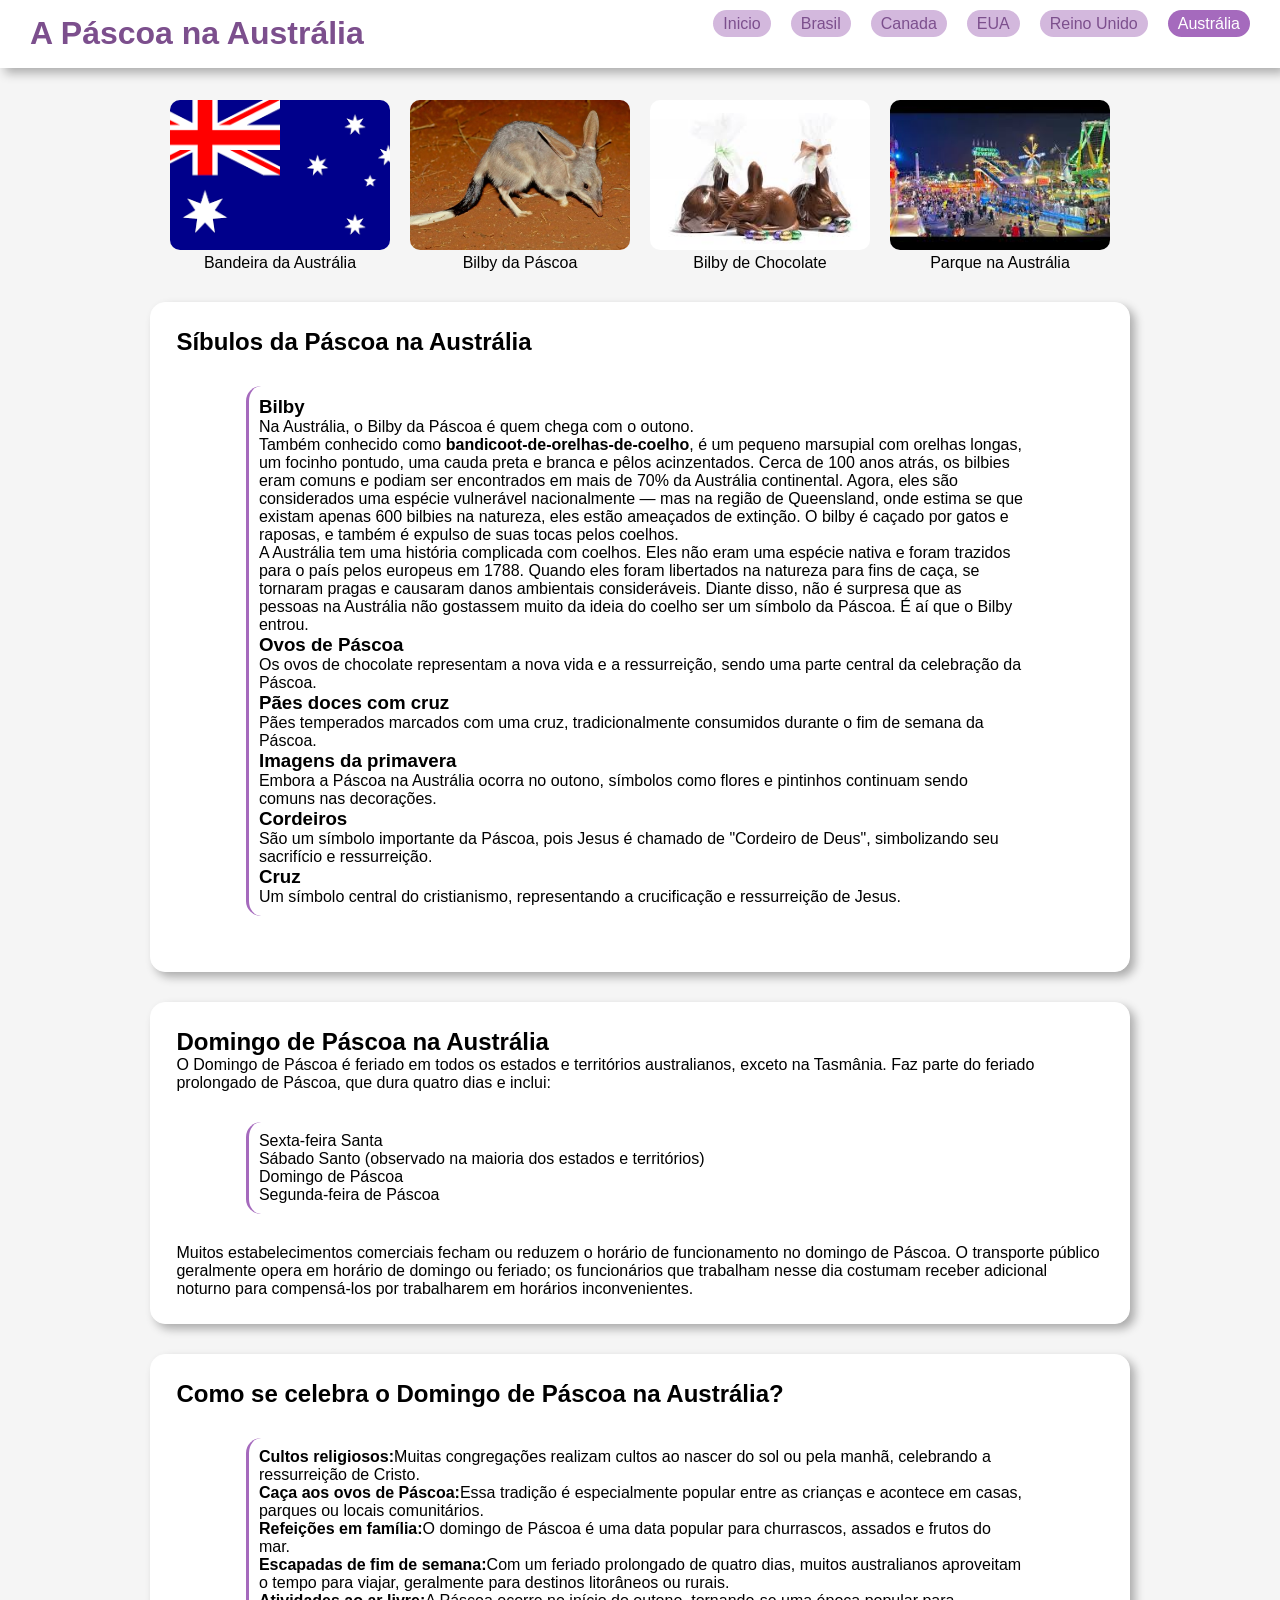
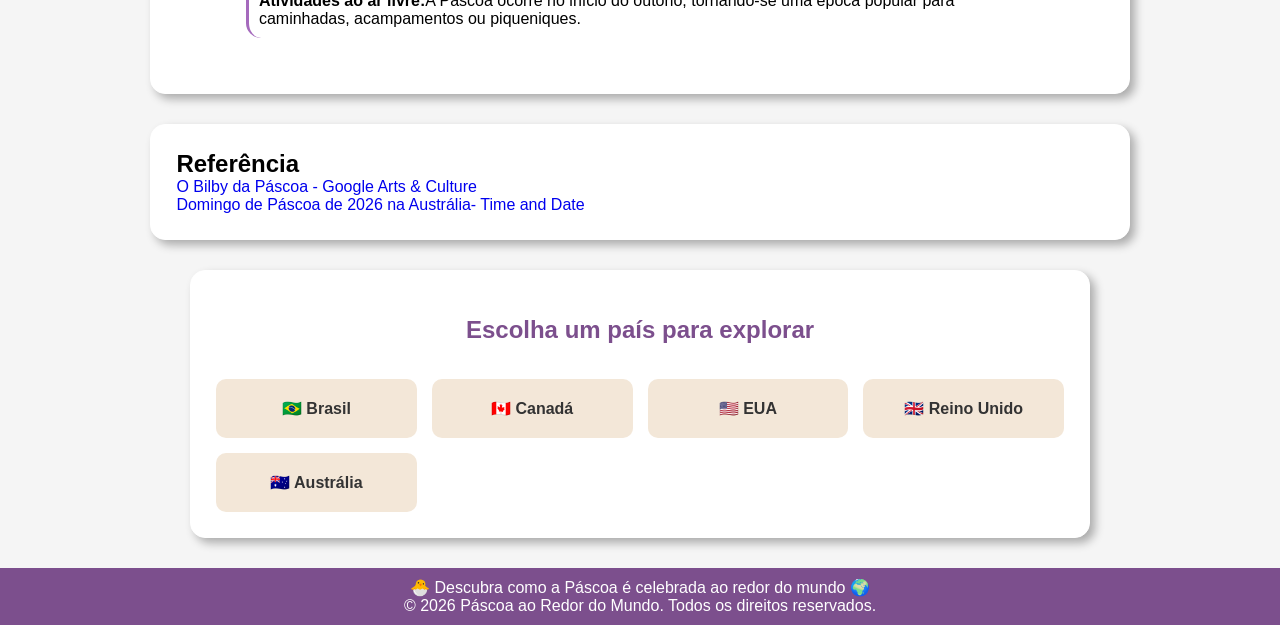
<file: atividadePascoa/pages/australia.html>
<!DOCTYPE html>
<html lang="pt-br">
<head>
    <meta charset="UTF-8">
    <meta name="viewport" content="width=device-width, initial-scale=1.0">
    <link rel="stylesheet" href="../css/style.css">
    <title>A Páscoa na Austrália</title>
</head>
<body>
    <header class="header">
        <h1>A Páscoa na Austrália</h1>
        <nav class="navbar">
            <ul>
                <li><a href="../index.html">Inicio</a></li>
                <li><a href="../pages/brasil.html">Brasil</a></li>
                <li><a href="../pages/canada.html">Canada</a></li>
                <li><a href="../pages/eua.html">EUA</a></li>
                <li><a href="../pages/reinoUnido.html">Reino Unido</a></li>
                <li><a class="ativo" href="../pages/australia.html">Austrália</a></li>
            </ul>
        </nav>
    </header>

    <main class="container">
        <section class="galeria">
        <figure>
            <img src="../assets/imagens/australia.png">
            <figcaption>Bandeira da Austrália</figcaption>
        </figure>

        <figure>
            <img src="../assets/imagens/BilbyAustralia.jpg">
            <figcaption>Bilby da Páscoa</figcaption>
        </figure>

        <figure>
            <img src="../assets/imagens/BilbyChocolate.jpg">
            <figcaption>Bilby de Chocolate</figcaption>
        </figure>

        <figure>
            <img src="../assets/imagens/parqueAustralia.jpg">
            <figcaption>Parque na Austrália</figcaption>
        </figure>
        </section>

        <section>
            <h2>Síbulos da Páscoa na Austrália</h2>
            <section class="info">
            <h3>Bilby</h3>
            <p>Na Austrália, o Bilby da Páscoa é quem chega com o outono.</p>
            <p>Também conhecido como <strong>bandicoot-de-orelhas-de-coelho</strong>, é um pequeno marsupial com orelhas longas, um focinho pontudo, uma cauda preta e branca e pêlos acinzentados. Cerca de 100 anos atrás, os bilbies eram comuns e podiam ser encontrados em mais de 70% da Austrália continental. Agora, eles são considerados uma espécie vulnerável nacionalmente — mas na região de Queensland, onde estima se que existam apenas 600 bilbies na natureza, eles estão ameaçados de extinção. O bilby é caçado por gatos e raposas, e também é expulso de suas tocas pelos coelhos.</p>
            <p>A Austrália tem uma história complicada com coelhos. Eles não eram uma espécie nativa e foram trazidos para o país pelos europeus em 1788. Quando eles foram libertados na natureza para fins de caça, se tornaram pragas e causaram danos ambientais consideráveis. Diante disso, não é surpresa que as pessoas na Austrália não gostassem muito da ideia do coelho ser um símbolo da Páscoa. É aí que o Bilby entrou.</p>
            <h3>Ovos de Páscoa</h3>
            <p>Os ovos de chocolate representam a nova vida e a ressurreição, sendo uma parte central da celebração da Páscoa.</p>
            <h3>Pães doces com cruz</h3>
            <p>Pães temperados marcados com uma cruz, tradicionalmente consumidos durante o fim de semana da Páscoa.</p>
            <h3>Imagens da primavera</h3>
            <p>Embora a Páscoa na Austrália ocorra no outono, símbolos como flores e pintinhos continuam sendo comuns nas decorações.</p>
            <h3>Cordeiros</h3>
            <p>São um símbolo importante da Páscoa, pois Jesus é chamado de "Cordeiro de Deus", simbolizando seu sacrifício e ressurreição.</p>
            <h3>Cruz</h3>
            <p>Um símbolo central do cristianismo, representando a crucificação e ressurreição de Jesus.</p>
            </section>
        </section>

        <section>
            <h2>Domingo de Páscoa na Austrália</h2>
            <p>O Domingo de Páscoa é feriado em todos os estados e territórios australianos, exceto na Tasmânia. Faz parte do feriado prolongado de Páscoa, que dura quatro dias e inclui:</p>
            <section class="info">
                <p>Sexta-feira Santa</p>
                <p>Sábado Santo (observado na maioria dos estados e territórios)</p>
                <p>Domingo de Páscoa</p>
                <p>Segunda-feira de Páscoa</p>
            </section>
            <p>Muitos estabelecimentos comerciais fecham ou reduzem o horário de funcionamento no domingo de Páscoa. O transporte público geralmente opera em horário de domingo ou feriado; os funcionários que trabalham nesse dia costumam receber adicional noturno para compensá-los por trabalharem em horários inconvenientes.</p>
        </section>

        <section>
            <h2>Como se celebra o Domingo de Páscoa na Austrália?</h2>
            <section class="info">
                <p><strong>Cultos religiosos:</strong>Muitas congregações realizam cultos ao nascer do sol ou pela manhã, celebrando a ressurreição de Cristo.</p>
                <p><strong>Caça aos ovos de Páscoa:</strong>Essa tradição é especialmente popular entre as crianças e acontece em casas, parques ou locais comunitários.</p>
                <p><strong>Refeições em família:</strong>O domingo de Páscoa é uma data popular para churrascos, assados ​​e frutos do mar.</p>
                <p><strong>Escapadas de fim de semana:</strong>Com um feriado prolongado de quatro dias, muitos australianos aproveitam o tempo para viajar, geralmente para destinos litorâneos ou rurais.</p>
                <p><strong>Atividades ao ar livre:</strong>A Páscoa ocorre no início do outono, tornando-se uma época popular para caminhadas, acampamentos ou piqueniques.</p>
            </section>
        </section>

        <section class="referencia">
            <h2>Referência</h2>
            <a href="https://artsandculture.google.com/story/o-bilby-da-p%C3%A1scoa/6gWRIe23vNolKw?hl=pt-BR">O Bilby da Páscoa - Google Arts & Culture</a><br>
            <a href="https://www.timeanddate.com/holidays/australia/easter-sunday">Domingo de Páscoa de 2026 na Austrália- Time and Date</a>
        </section>

        <section class="cards">
            <h2>Escolha um país para explorar</h2>
            <a href="../pages/brasil.html" class="card">🇧🇷 Brasil</a>
            <a href="../pages/canada.html" class="card">🇨🇦 Canadá</a>
            <a href="../pages/eua.html" class="card">🇺🇸 EUA</a>
            <a href="../pages/reinoUnido.html" class="card">🇬🇧 Reino Unido</a>
            <a href="../pages/australia.html" class="card">🇦🇺 Austrália</a>
        </section>
    </main>

    <footer class="footer">
        <p>&#128035 Descubra como a Páscoa é celebrada ao redor do mundo &#127757</p>
        <p>© 2026 Páscoa ao Redor do Mundo. Todos os direitos reservados.</p>
    </footer>
</body>
</html>
</file>
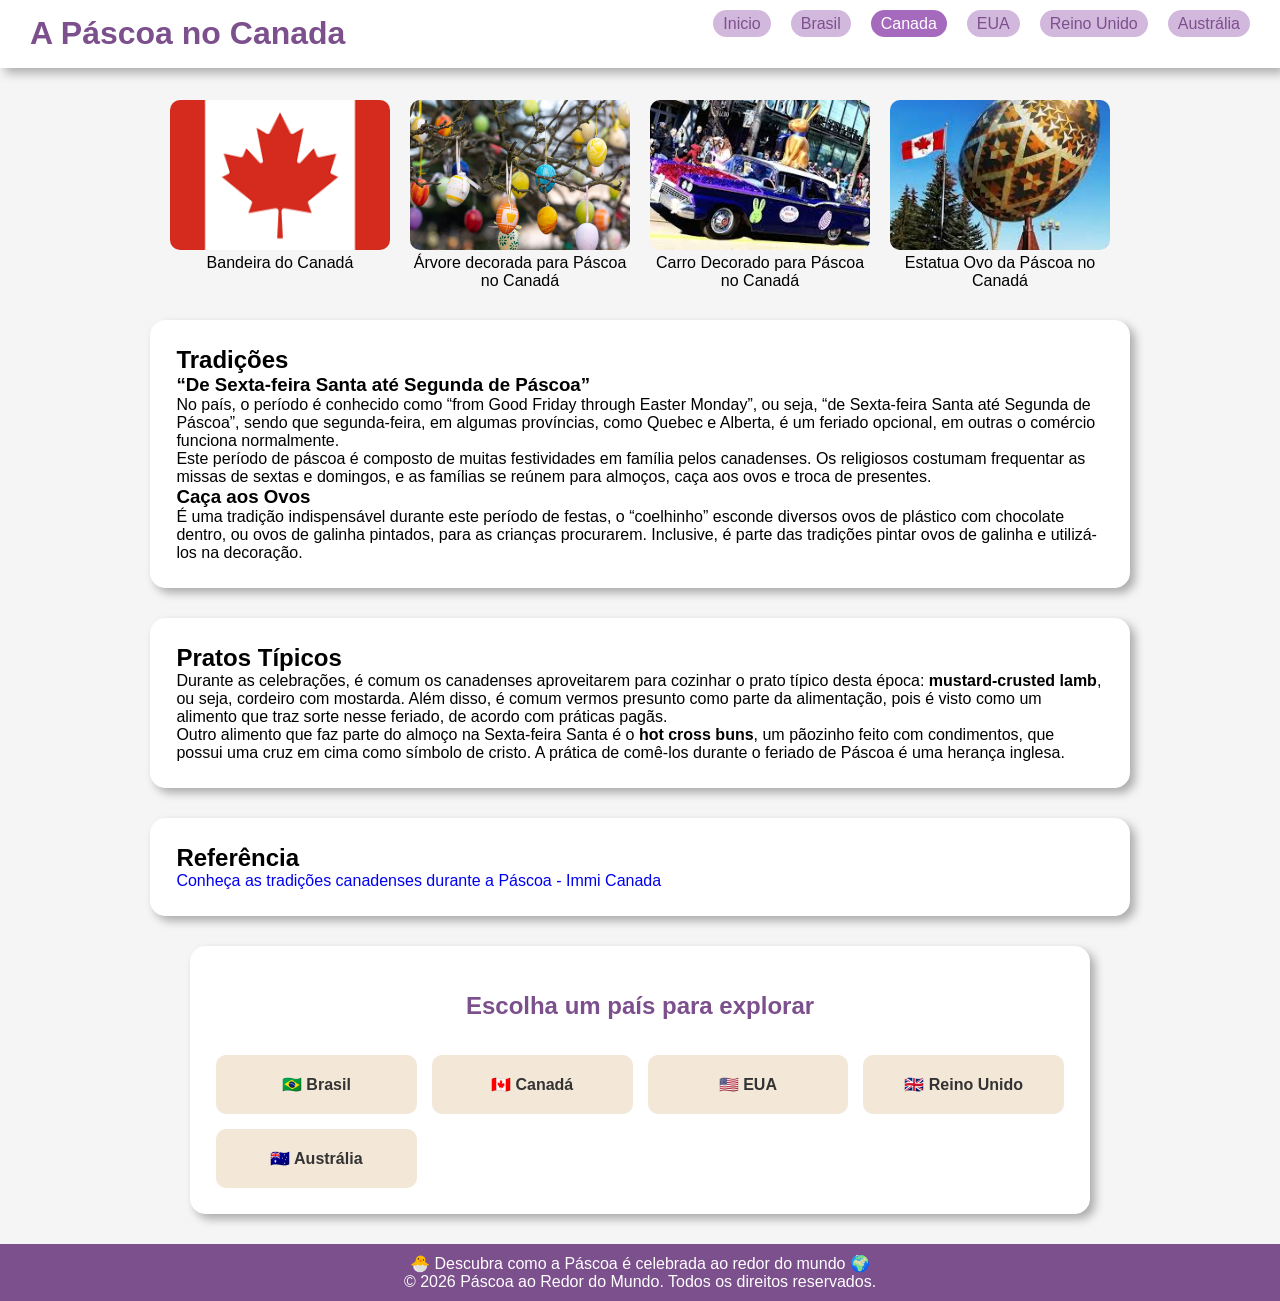
<file: atividadePascoa/pages/canada.html>
<!DOCTYPE html>
<html lang="pt-br">
<head>
    <meta charset="UTF-8">
    <meta name="viewport" content="width=device-width, initial-scale=1.0">
    <link rel="stylesheet" href="../css/style.css">
    <title>A Páscoa no Canada</title>
</head>
<body>
     <header class="header">
        <h1 class="titulo">A Páscoa no Canada</h1>
        <nav class="navbar">
            <ul>
                <li><a href="../index.html">Inicio</a></li>
                <li><a href="../pages/brasil.html">Brasil</a></li>
                <li><a class="ativo" href="../pages/canada.html">Canada</a></li>
                <li><a href="../pages/eua.html">EUA</a></li>
                <li><a href="../pages/reinoUnido.html">Reino Unido</a></li>
                <li><a href="../pages/australia.html">Austrália</a></li>
            </ul>
        </nav>
    </header>

    <main class="container">
        <section class="galeria">
        <figure>
            <img src="../assets/imagens/canada.png">
            <figcaption>Bandeira do Canadá</figcaption>
        </figure>

        <figure>
            <img src="../assets/imagens/decoracaoCanada.jpg">
            <figcaption>Árvore decorada para Páscoa no Canadá</figcaption>
        </figure>

        <figure>
            <img src="../assets/imagens/carroPascoaCanada.jpg">
            <figcaption>Carro Decorado para Páscoa no Canadá</figcaption>
        </figure>

        <figure>
            <img src="../assets/imagens/estatuaOvoCanada.jpg">
            <figcaption>Estatua Ovo da Páscoa no Canadá</figcaption>
        </figure>
        </section>
            
        </section>

        <section class="">
            <h2>Tradições</h2>
            <h3>“De Sexta-feira Santa até Segunda de Páscoa”</h3>
            <p>No país, o período é conhecido como “from Good Friday through Easter Monday”, ou seja, “de Sexta-feira Santa até Segunda de Páscoa”, sendo que segunda-feira, em algumas províncias, como Quebec e Alberta, é um feriado opcional, em outras o comércio funciona normalmente.</p>
            <p>Este período de páscoa é composto de muitas festividades em família pelos canadenses. Os religiosos costumam frequentar as missas de sextas e domingos, e as famílias se reúnem para almoços, caça aos ovos e troca de presentes. </p>
            <h3>Caça aos Ovos</h3>
            <p>É uma tradição indispensável durante este período de festas, o “coelhinho” esconde diversos ovos de plástico com chocolate dentro, ou ovos de galinha pintados, para as crianças procurarem. Inclusive, é parte das tradições pintar ovos de galinha e utilizá-los na decoração.</p>
        </section>

        <section>
            <h2>Pratos Típicos</h2>
            <p>Durante as celebrações, é comum os canadenses aproveitarem para cozinhar o prato típico desta época:<strong> mustard-crusted lamb</strong>, ou seja, cordeiro com mostarda. Além disso, é comum vermos presunto como parte da alimentação, pois é visto como um alimento que traz sorte nesse feriado, de acordo com práticas pagãs. </p>
            <p>Outro alimento que faz parte do almoço na Sexta-feira Santa é o<strong> hot cross buns</strong>, um pãozinho feito com condimentos, que possui uma cruz em cima como símbolo de cristo. A prática de comê-los durante o feriado de Páscoa é uma herança inglesa.</p>
        </section>

        <section class="referencia">
            <h2>Referência</h2>
            <a href="https://immi-canada.com/conheca-as-tradicoes-canadenses-durante-a-pascoa/">Conheça as tradições canadenses durante a Páscoa - Immi Canada</a>
        </section>

        <section class="cards">
            <h2>Escolha um país para explorar</h2>
            <a href="../pages/brasil.html" class="card">🇧🇷 Brasil</a>
            <a href="../pages/canada.html" class="card">🇨🇦 Canadá</a>
            <a href="../pages/eua.html" class="card">🇺🇸 EUA</a>
            <a href="../pages/reinoUnido.html" class="card">🇬🇧 Reino Unido</a>
            <a href="../pages/australia.html" class="card">🇦🇺 Austrália</a>
        </section>
    </main>

    <footer class="footer">
        <p>&#128035 Descubra como a Páscoa é celebrada ao redor do mundo &#127757</p>
        <p>© 2026 Páscoa ao Redor do Mundo. Todos os direitos reservados.</p>
    </footer>
</body>
</html>
</file>
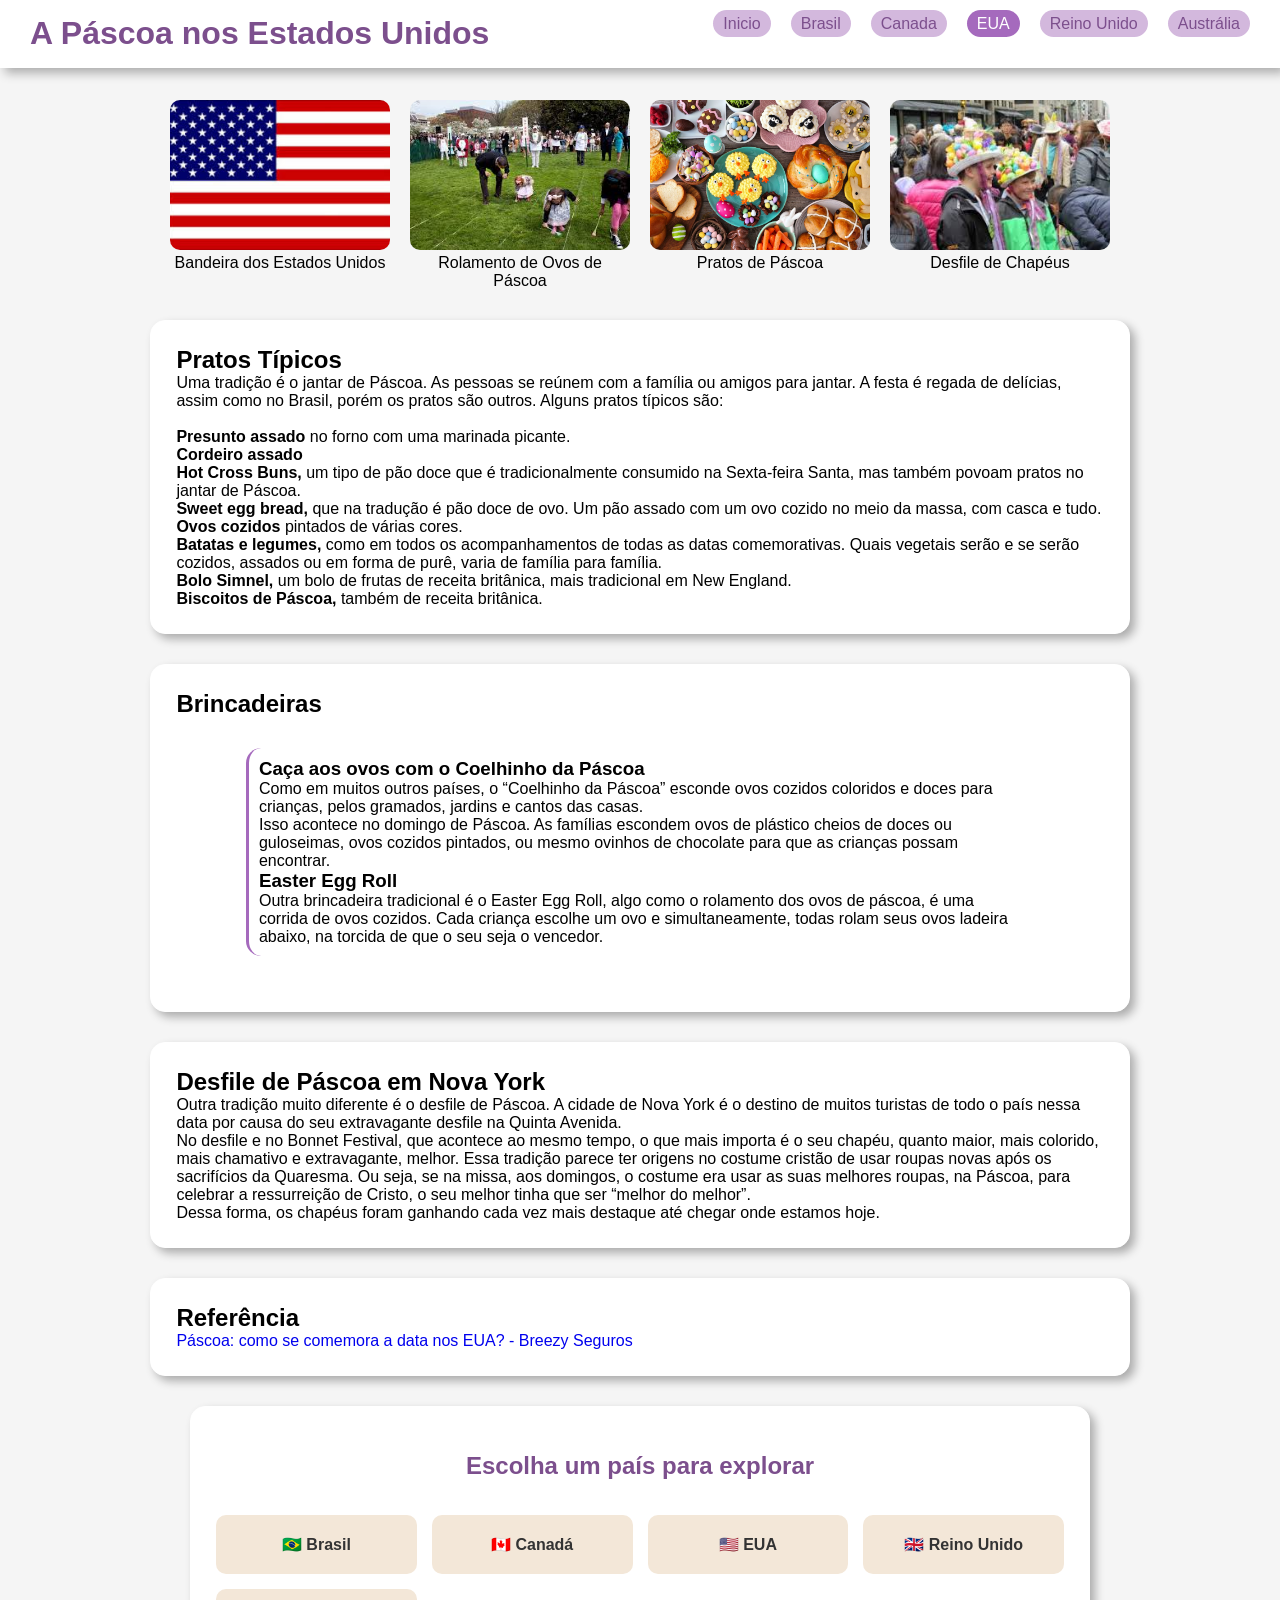
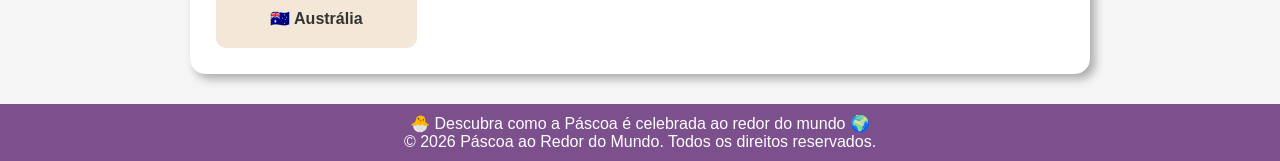
<file: atividadePascoa/pages/eua.html>
<!DOCTYPE html>
<html lang="pt-br">
<head>
    <meta charset="UTF-8">
    <meta name="viewport" content="width=device-width, initial-scale=1.0">
    <link rel="stylesheet" href="../css/style.css">
    <title>A Páscoa nos Estados Unidos da América</title>
</head>
<body>
     <header class="header">
        <h1 class="titulo">A Páscoa nos Estados Unidos</h1>
        <nav class="navbar">
            <ul>
                <li><a href="../index.html">Inicio</a></li>
                <li><a href="../pages/brasil.html">Brasil</a></li>
                <li><a href="../pages/canada.html">Canada</a></li>
                <li><a class="ativo" href="../pages/eua.html">EUA</a></li>
                <li><a href="../pages/reinoUnido.html">Reino Unido</a></li>
                <li><a href="../pages/australia.html">Austrália</a></li>
            </ul>
        </nav>
    </header>

    <main class="container">
        <section class="galeria">
        <figure>
            <img src="../assets/imagens/eua.jpg">
            <figcaption>Bandeira dos Estados Unidos</figcaption>
        </figure>
        <figure>
            <img src="../assets/imagens/eventoPascoaEua.jpg">
            <figcaption>Rolamento de Ovos de Páscoa</figcaption>
        </figure>
        <figure>
            <img src="../assets/imagens/comidasPascoaEua.jpeg" width="270px" height="190px">
            <figcaption>Pratos de Páscoa </figcaption>
        </figure>
        <figure>
            <img src="../assets/imagens/desfilePascoaEua.jpg">
            <figcaption>Desfile de Chapéus</figcaption>
        </figure>
        </section>

        <section>
            <h2>Pratos Típicos</h2>
            <p>Uma tradição é o jantar de Páscoa. As pessoas se reúnem com  a família ou amigos para jantar. A festa é regada de delícias, assim como no Brasil, porém os pratos são outros. Alguns pratos típicos são:</p><br>
            <p><strong>Presunto assado</strong> no forno com uma marinada picante.</p>
            <p><strong>Cordeiro assado</strong></p>
            <p><strong>Hot Cross Buns,</strong> um tipo de pão doce que é tradicionalmente consumido na Sexta-feira Santa, mas também povoam pratos no jantar de Páscoa.</p>
            <p><strong>Sweet egg bread,</strong> que na tradução é pão doce de ovo. Um pão assado com um ovo cozido no meio da massa, com casca e tudo.</p>
            <p><strong>Ovos cozidos</strong> pintados de várias cores.</p>
            <p><strong>Batatas e legumes,</strong> como em todos os acompanhamentos de todas as datas comemorativas. Quais vegetais serão e se serão cozidos, assados ou em forma de purê, varia de família para família. </p>
            <p><strong>Bolo Simnel,</strong> um bolo de frutas de receita britânica, mais tradicional em New England.</p>
            <p><strong>Biscoitos de Páscoa,</strong> também de receita britânica.</p>
        </section>

        <section>
            <h2>Brincadeiras</h2>
            <section class="info">
                <h3>Caça aos ovos com o Coelhinho da Páscoa </h3>
                <p>Como em muitos outros países, o “Coelhinho da Páscoa” esconde ovos cozidos coloridos e doces para crianças, pelos gramados, jardins e cantos das casas.</p>
                <p>Isso acontece no domingo de Páscoa. As famílias escondem ovos de plástico cheios de doces ou guloseimas, ovos cozidos pintados, ou mesmo ovinhos de chocolate para que as crianças possam encontrar. </p>
                <h3>Easter Egg Roll</h3>
                <p>Outra brincadeira tradicional é o Easter Egg Roll, algo como o rolamento dos ovos de páscoa, é uma corrida de ovos cozidos. Cada criança escolhe um ovo e simultaneamente, todas rolam seus ovos ladeira abaixo, na torcida de que o seu seja o vencedor. </p>
            </section>
        </section>

        <section>
                <h2>Desfile de Páscoa em Nova York</h2>
                <p>Outra tradição muito diferente é o desfile de Páscoa. A cidade de Nova York é o destino de muitos turistas de todo o país nessa data por causa do seu extravagante desfile na Quinta Avenida.</p>
                <p>No desfile e no Bonnet Festival, que acontece ao mesmo tempo, o que mais importa é o seu chapéu, quanto maior, mais colorido, mais chamativo e extravagante, melhor. Essa tradição parece ter origens no costume cristão de usar roupas novas após os sacrifícios da Quaresma. Ou seja, se na missa, aos domingos, o costume era usar as suas melhores roupas, na Páscoa, para celebrar a ressurreição de Cristo, o seu melhor tinha que ser “melhor do melhor”.</p>
                <p>Dessa forma, os chapéus foram ganhando cada vez mais destaque até chegar onde estamos hoje.</p>
            </section>
        <section class="referencia">
            <h2>Referência</h2>
            <a href="https://breezyseguros.com/pt-br/pascoa-nos-eua-2/">Páscoa: como se comemora a data nos EUA? - Breezy Seguros</a>
        </section>

        <section class="cards">
            <h2>Escolha um país para explorar</h2>
            <a href="../pages/brasil.html" class="card">🇧🇷 Brasil</a>
            <a href="../pages/canada.html" class="card">🇨🇦 Canadá</a>
            <a href="../pages/eua.html" class="card">🇺🇸 EUA</a>
            <a href="../pages/reinoUnido.html" class="card">🇬🇧 Reino Unido</a>
            <a href="../pages/australia.html" class="card">🇦🇺 Austrália</a>
        </section>
    </main>

    <footer class="footer">
        <p>&#128035 Descubra como a Páscoa é celebrada ao redor do mundo &#127757</p>
        <p>© 2026 Páscoa ao Redor do Mundo. Todos os direitos reservados.</p>
    </footer>
</body>
</html>
</file>
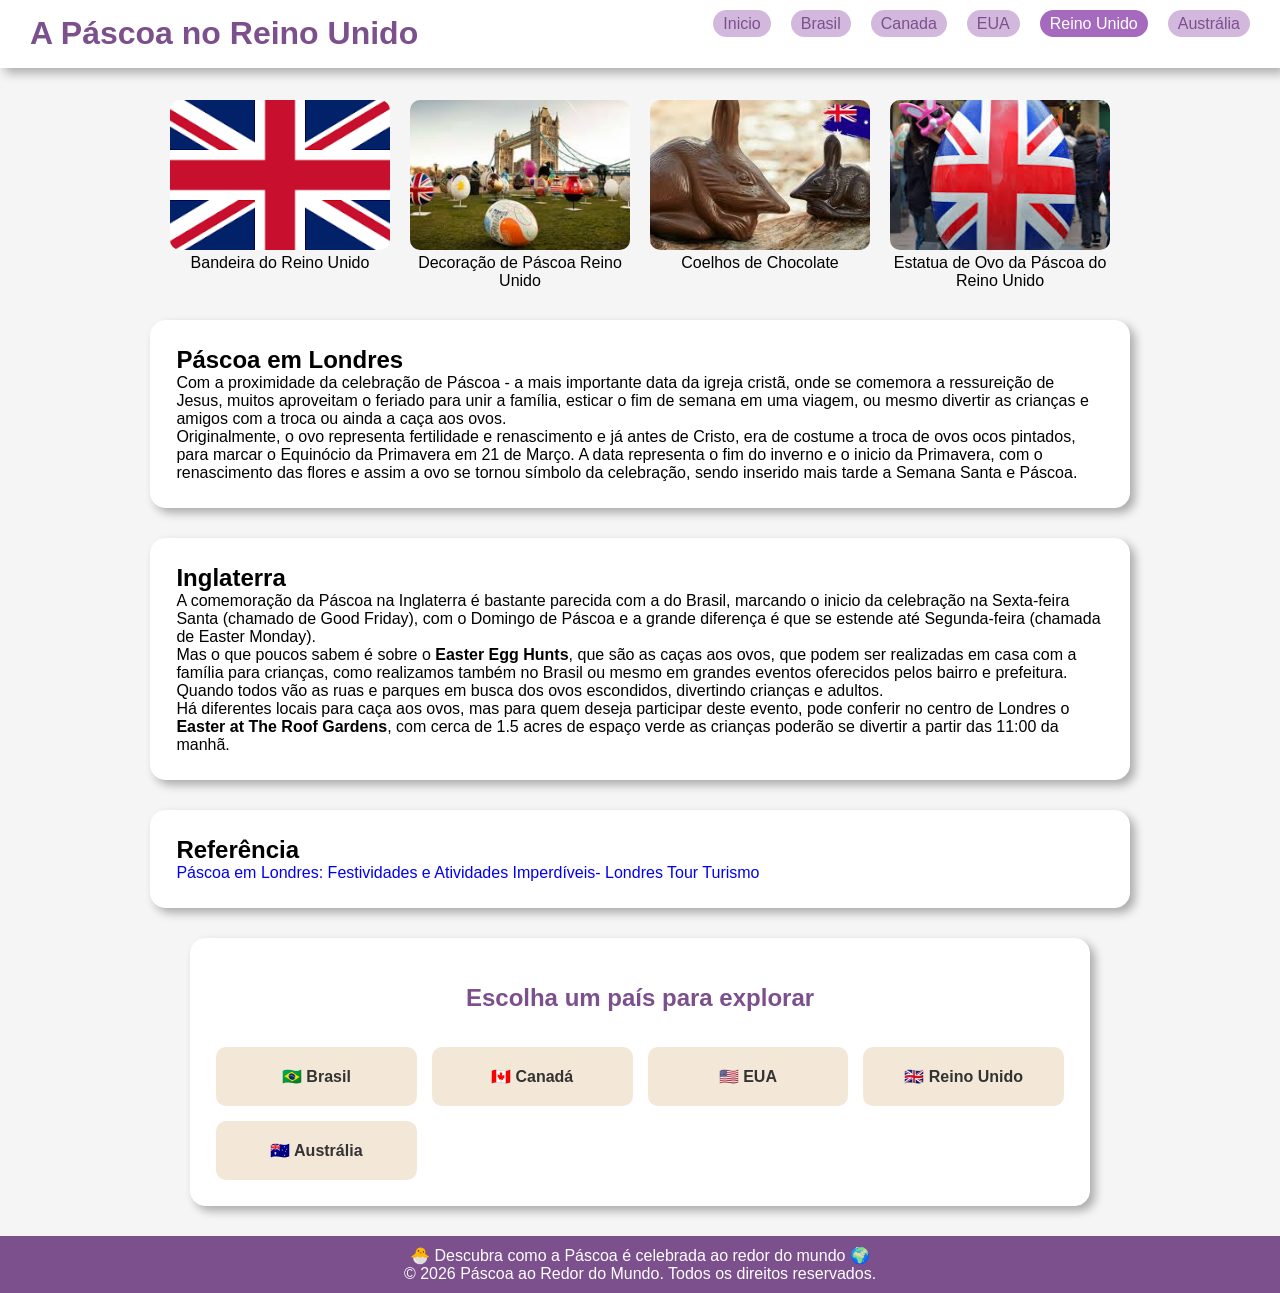
<file: atividadePascoa/pages/reinoUnido.html>
<!DOCTYPE html>
<html lang="pt-br">
<head>
    <meta charset="UTF-8">
    <meta name="viewport" content="width=device-width, initial-scale=1.0">
    <link rel="stylesheet" href="../css/style.css">
    <title>A Páscoa no Reino Unido</title>
</head>
<body>
    <header class="header">
        <h1 class="titulo">A Páscoa no Reino Unido</h1>
        <nav class="navbar">
            <ul>
                <li><a href="../index.html">Inicio</a></li>
                <li><a href="../pages/brasil.html">Brasil</a></li>
                <li><a href="../pages/canada.html">Canada</a></li>
                <li><a href="../pages/eua.html">EUA</a></li>
                <li><a class="ativo" href="../pages/reinoUnido.html">Reino Unido</a></li>
                <li><a href="../pages/australia.html">Austrália</a></li>
            </ul>
        </nav>
    </header>

    <main class="container">
        <section class="galeria">
        <figure>
            <img src="../assets/imagens/reinoUnido.png">
            <figcaption>Bandeira do Reino Unido</figcaption>
        </figure>

        <figure>
            <img src="../assets/imagens/reinoUnidoPascoa.png">
            <figcaption>Decoração de Páscoa Reino Unido</figcaption>
        </figure>

        <figure>
            <img src="../assets/imagens/colhosChocolateReinoUnido.jpg">
            <figcaption>Coelhos de Chocolate</figcaption>
        </figure>

        <figure>
            <img src="../assets/imagens/estatuaOvoReinoUnido.jpg">
            <figcaption>Estatua de Ovo da Páscoa do Reino Unido</figcaption>
        </figure>
        </section>

        <section>
            <h2>Páscoa em Londres</h2>
            <p>Com a proximidade da celebração de Páscoa - a mais importante data da igreja cristã, onde se comemora a ressureição de Jesus, muitos aproveitam o feriado para unir a família, esticar o fim de semana em uma viagem, ou mesmo divertir as crianças e amigos com a troca ou ainda a caça aos ovos.</p>
            <p>Originalmente, o ovo representa fertilidade e renascimento e já antes de Cristo, era de costume a troca de ovos ocos pintados, para marcar o Equinócio da Primavera em 21 de Março. A data representa o fim do inverno e o inicio da Primavera, com o renascimento das flores e assim a ovo se tornou símbolo da celebração, sendo inserido mais tarde a Semana Santa e Páscoa.</p>
        </section>

        <section>
            <h2>Inglaterra</h2>
            <p>A comemoração da Páscoa na Inglaterra é bastante parecida com a do Brasil, marcando o inicio da celebração na Sexta-feira Santa (chamado de Good Friday), com o Domingo de Páscoa e a grande diferença é que se estende até Segunda-feira (chamada de Easter Monday).</p>
            <p>Mas o que poucos sabem é sobre o<strong> Easter Egg Hunts</strong>, que são as caças aos ovos, que podem ser realizadas em casa com a família para crianças, como realizamos também no Brasil ou mesmo em grandes eventos oferecidos pelos bairro e prefeitura. Quando todos vão as ruas e parques em busca dos ovos escondidos, divertindo crianças e adultos. </p>
            <p>Há diferentes locais para caça aos ovos, mas para quem deseja participar deste evento, pode conferir no centro de Londres o<strong> Easter at The Roof Gardens</strong>, com cerca de 1.5 acres de espaço verde as crianças poderão se divertir a partir das 11:00 da manhã. </p>
        </section>

        <section class="referencia">
            <h2>Referência</h2>
            <a href="https://www.londrestourturismo.com/turismo-londres/pascoa-em-londres/easter-egg">Páscoa em Londres: Festividades e Atividades Imperdíveis- Londres Tour Turismo</a>
        </section>

        <section class="cards">
            <h2>Escolha um país para explorar</h2>
            <a href="../pages/brasil.html" class="card">🇧🇷 Brasil</a>
            <a href="../pages/canada.html" class="card">🇨🇦 Canadá</a>
            <a href="../pages/eua.html" class="card">🇺🇸 EUA</a>
            <a href="../pages/reinoUnido.html" class="card">🇬🇧 Reino Unido</a>
            <a href="../pages/australia.html" class="card">🇦🇺 Austrália</a>
        </section>
    </main>

    <footer class="footer">
        <p>&#128035 Descubra como a Páscoa é celebrada ao redor do mundo &#127757</p>
        <p>© 2026 Páscoa ao Redor do Mundo. Todos os direitos reservados.</p>
    </footer>
</body>
</html>
</file>
<file: atividadePascoa/css/style.css>
* {
    margin: 0;
    padding: 0;
    box-sizing: border-box;
}
body {
    font-family: Arial, sans-serif;
    background-color: whitesmoke;
    margin: 0;
    overflow-x: hidden;
}
.header {
    background-color: white;
    color: #7c4f8d;
    display: flex;
    justify-content: space-between;
    padding: 15px 30px;
    border-bottom: 1px solid white;
    box-shadow: 5px 5px 10px rgba(0, 0, 0, 0.3);
    position: fixed;
    top: 0;
    left: 0;
    width: 100%;
    z-index: 1000;
}
.navbar ul {
    display: flex;
    gap: 20px;
    list-style: none;
}
.navbar a {
    background-color: #d3b8dd;
    border-radius: 15px;
    color: #7c4f8d;
    text-decoration: none;
    padding: 5px 10px;
}
.navbar a:hover,
.navbar .ativo {
    background-color: #a56abd;
    color: white;
}
.container {
    width: 90%;
    max-width: 1200px;
    margin: 100px auto 30px;
}
.galeria {
    display: flex;
    flex-wrap: wrap;
    gap: 20px;
    justify-content: center;
}

.galeria figure {
    width: 220px;
    text-align: center;
}

.galeria img {
    width: 100%;
    height: 150px;
    object-fit: cover;
    border-radius: 10px;
}

section:not(.galeria):not(.info) {
    background-color: white;
    margin: 30px auto;
    padding: 25px;
    width: 85%;
    border: 1px solid white;
    border-radius: 15px;
    box-shadow: 5px 5px 10px rgba(0, 0, 0, 0.3);
}
.info{
    margin: 30px auto;
    padding: 10px;
    width: 85%;
    border-left: 3px solid #a56abd;
    border-radius: 15px;
}
.cards {
    display: grid;
    grid-template-columns: repeat(auto-fit, minmax(180px, 1fr));
    gap: 15px;

    max-width: 900px;
    margin: 0 auto;
    padding: 10px;
    box-sizing: border-box;
}
.cards h2 {
    color: #7c4f8d;
    margin: 20px 0;
    grid-column: 1 / -1;
    text-align: center;
}
.card {
    display: flex;
    justify-content: center;
    align-items: center;
    text-decoration: none;
    background: #f3e9f7;
    padding: 20px;
    border-radius: 10px;
    text-align: center;
    word-break: break-word;
}
.card {
    display: block;
    padding: 20px;
    background: #f3e7d8;
    text-align: center;
    border-radius: 10px;
    text-decoration: none;
    color: #333;
    font-weight: bold;
    transition: 0.3s;
}
.card:hover {
    background: #a56abd;
    color: white;
    transform: scale(1.05);
}
.referencia {
    background: #f3e7d8;
}
.referencia a {
    text-decoration: none;
}
.footer {
    background: #7c4f8d;
    color: white;
    text-align: center;
    padding: 10px;
}
</file>
